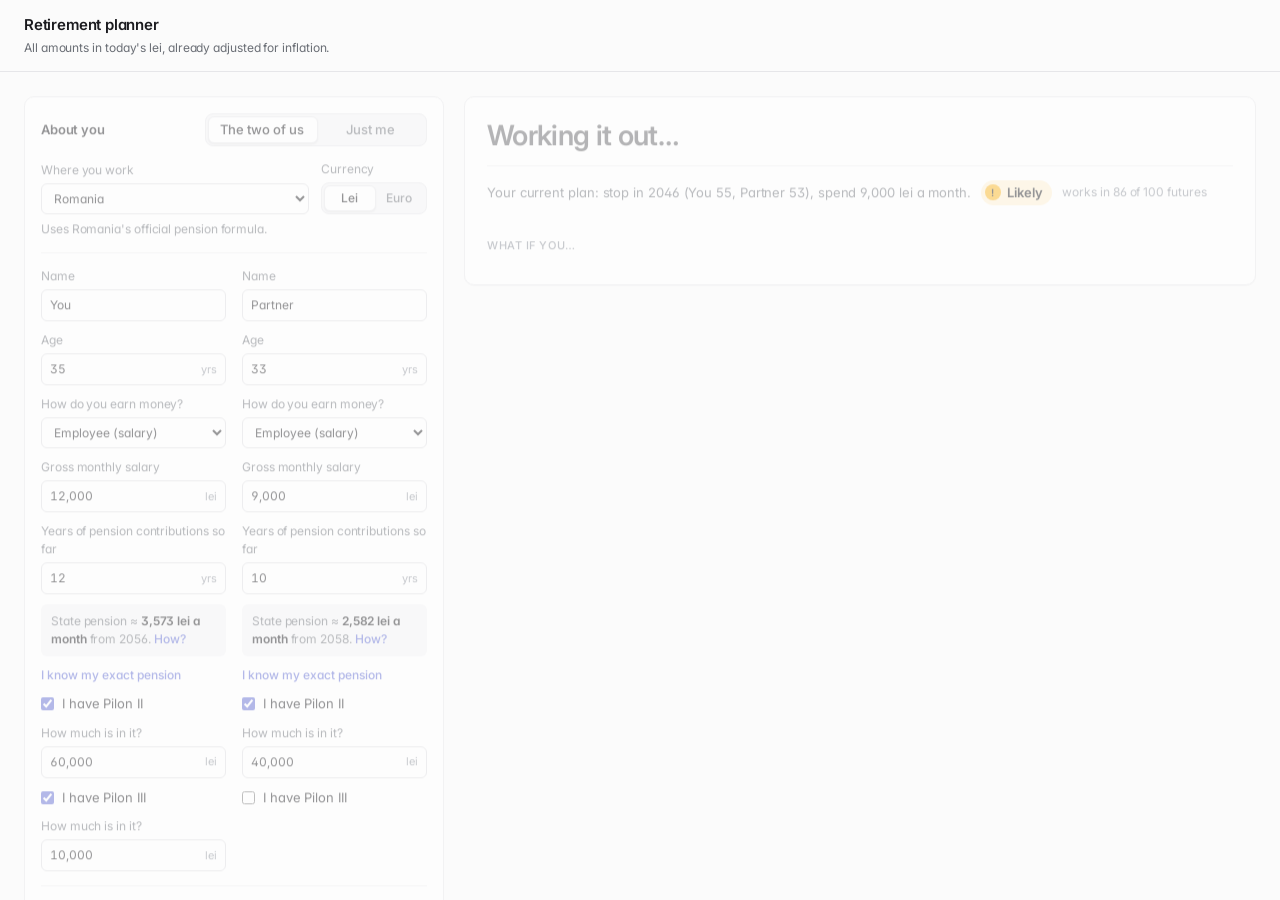
<file: index.html>
<!doctype html>
<html lang="en">
<head>
<meta charset="utf-8">
<meta name="viewport" content="width=device-width, initial-scale=1">
<title>Retirement planner</title>
<meta http-equiv="refresh" content="0; url=retirement/">
<link rel="canonical" href="retirement/">
</head>
<body><p><a href="retirement/">Open the retirement planner</a></p></body>
</html>
</file>
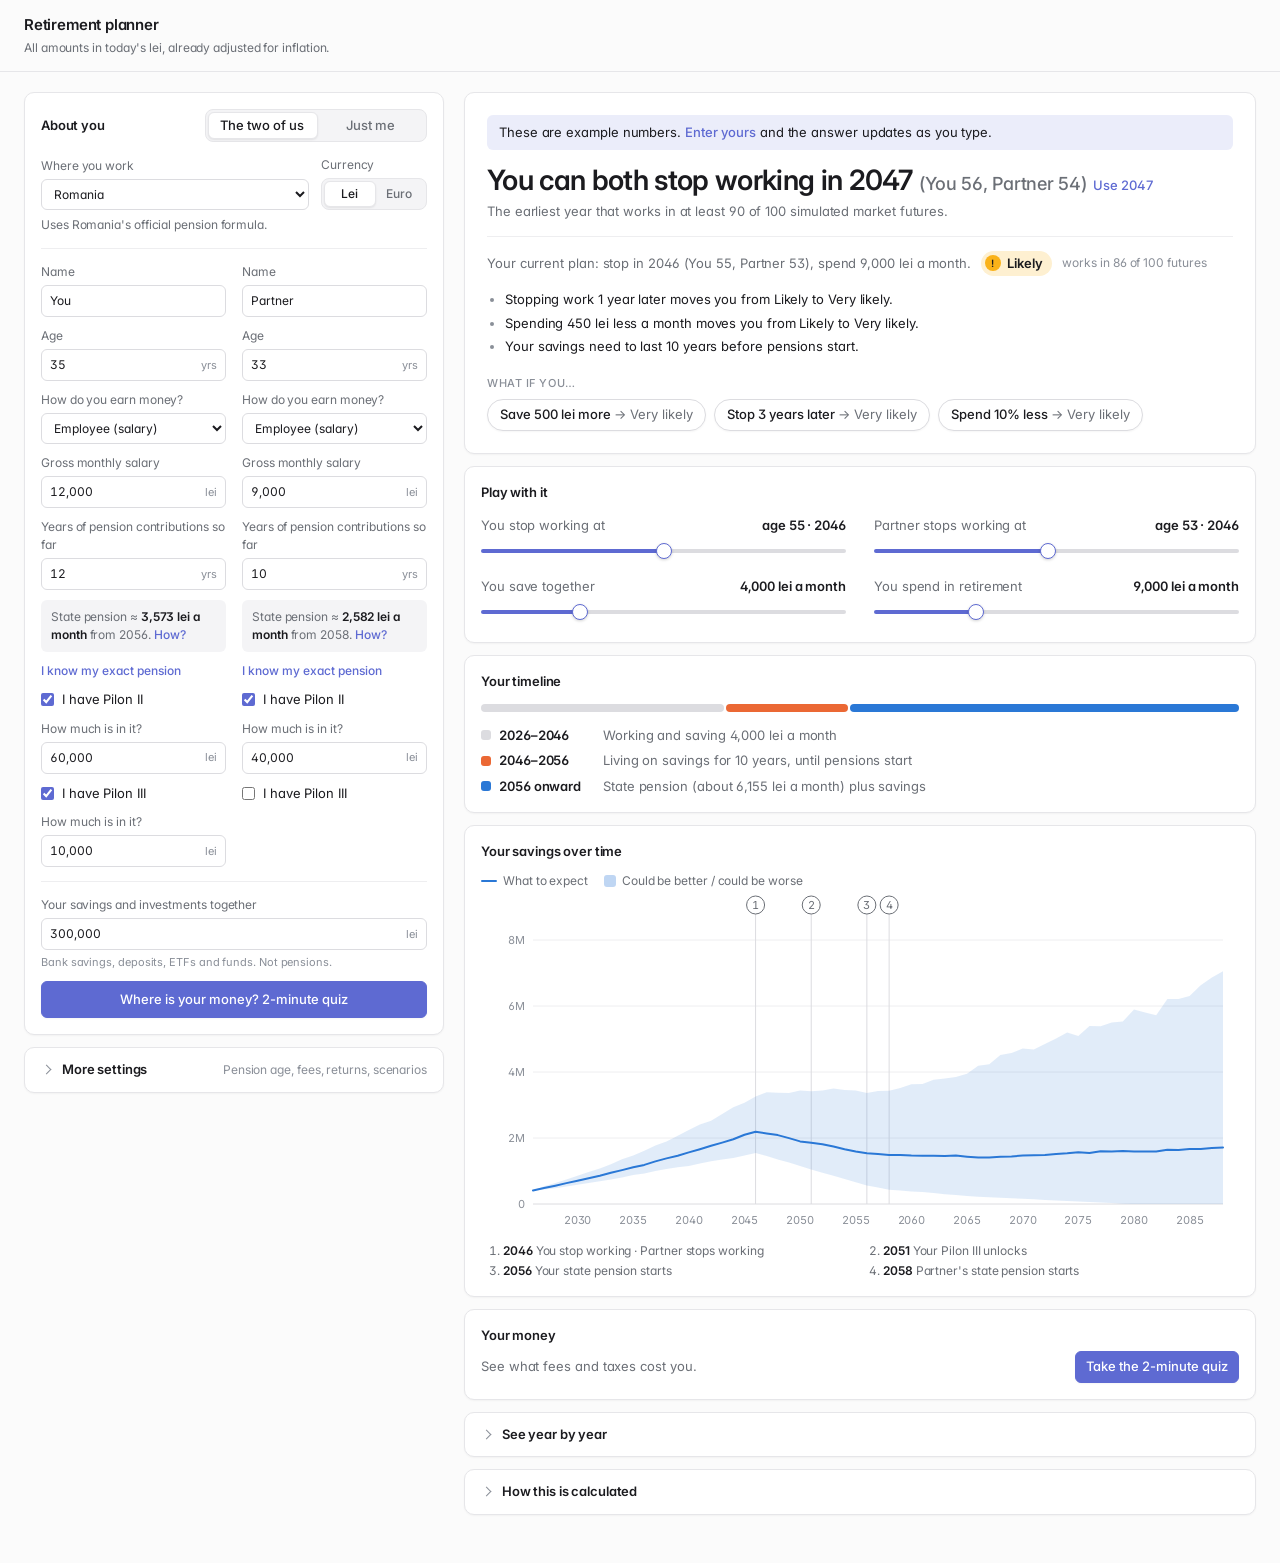
<file: retirement/index.html>
<!DOCTYPE html>
<html lang="en">
<head>
<meta charset="utf-8">
<meta name="viewport" content="width=device-width, initial-scale=1">
<title>Retirement planner</title>
<link rel="preconnect" href="https://fonts.googleapis.com">
<link rel="preconnect" href="https://fonts.gstatic.com" crossorigin>
<link rel="stylesheet" href="https://fonts.googleapis.com/css2?family=Inter:wght@400;500;600&display=swap">
<link rel="stylesheet" href="styles.css?v=8">
</head>
<body>
<header class="top">
  <div>
    <h1>Retirement planner</h1>
    <p class="sub" id="moneyNote"></p>
  </div>
</header>

<main class="layout">
  <form class="inputs" id="form" autocomplete="off" onsubmit="return false"></form>

  <section class="results">
    <div class="card answer" id="answer" aria-live="polite">
      <p class="example" id="example" hidden>These are example numbers. <button type="button" class="btn link" id="exampleGo">Enter yours</button> and the answer updates as you type.</p>
      <div class="headline" id="headline">Working it out…</div>
      <p class="headnote" id="headnote"></p>
      <div class="verdict" id="verdict"></div>
      <ul class="steps" id="steps"></ul>
      <p class="eyebrow">What if you…</p>
      <div class="whatif" id="whatif"></div>
    </div>

    <div class="card" id="playCard">
      <h2>Play with it</h2>
      <div class="play" id="play"></div>
    </div>

    <div class="card">
      <h2>Your timeline</h2>
      <div id="timeline"></div>
    </div>

    <div class="card">
      <h2>Your savings over time</h2>
      <div class="legend" id="wealthLegend"></div>
      <div class="chart" id="wealthChart"></div>
      <ol class="milestones" id="wealthMilestones"></ol>
    </div>

    <div class="card" id="moneyCard">
      <h2>Your money</h2>
      <div id="money"></div>
    </div>

    <details class="card" id="yearCard">
      <summary><h2>See year by year</h2></summary>
      <p class="note">What pays for each month once you have stopped working, if markets do about as expected.</p>
      <div class="legend" id="incomeLegend"></div>
      <div class="chart" id="incomeChart"></div>
      <div class="tablewrap" id="table"></div>
    </details>

    <details class="card">
      <summary><h2>How this is calculated</h2></summary>
      <ul class="notes" id="notes"></ul>
    </details>
  </section>
</main>

<div class="tip" id="tip" hidden></div>
<div class="quiz" id="quiz" role="dialog" aria-modal="true" hidden></div>
<script src="engine.js?v=8"></script>
<script src="quiz.js?v=8"></script>
<script src="app.js?v=8"></script>
</body>
</html>
</file>
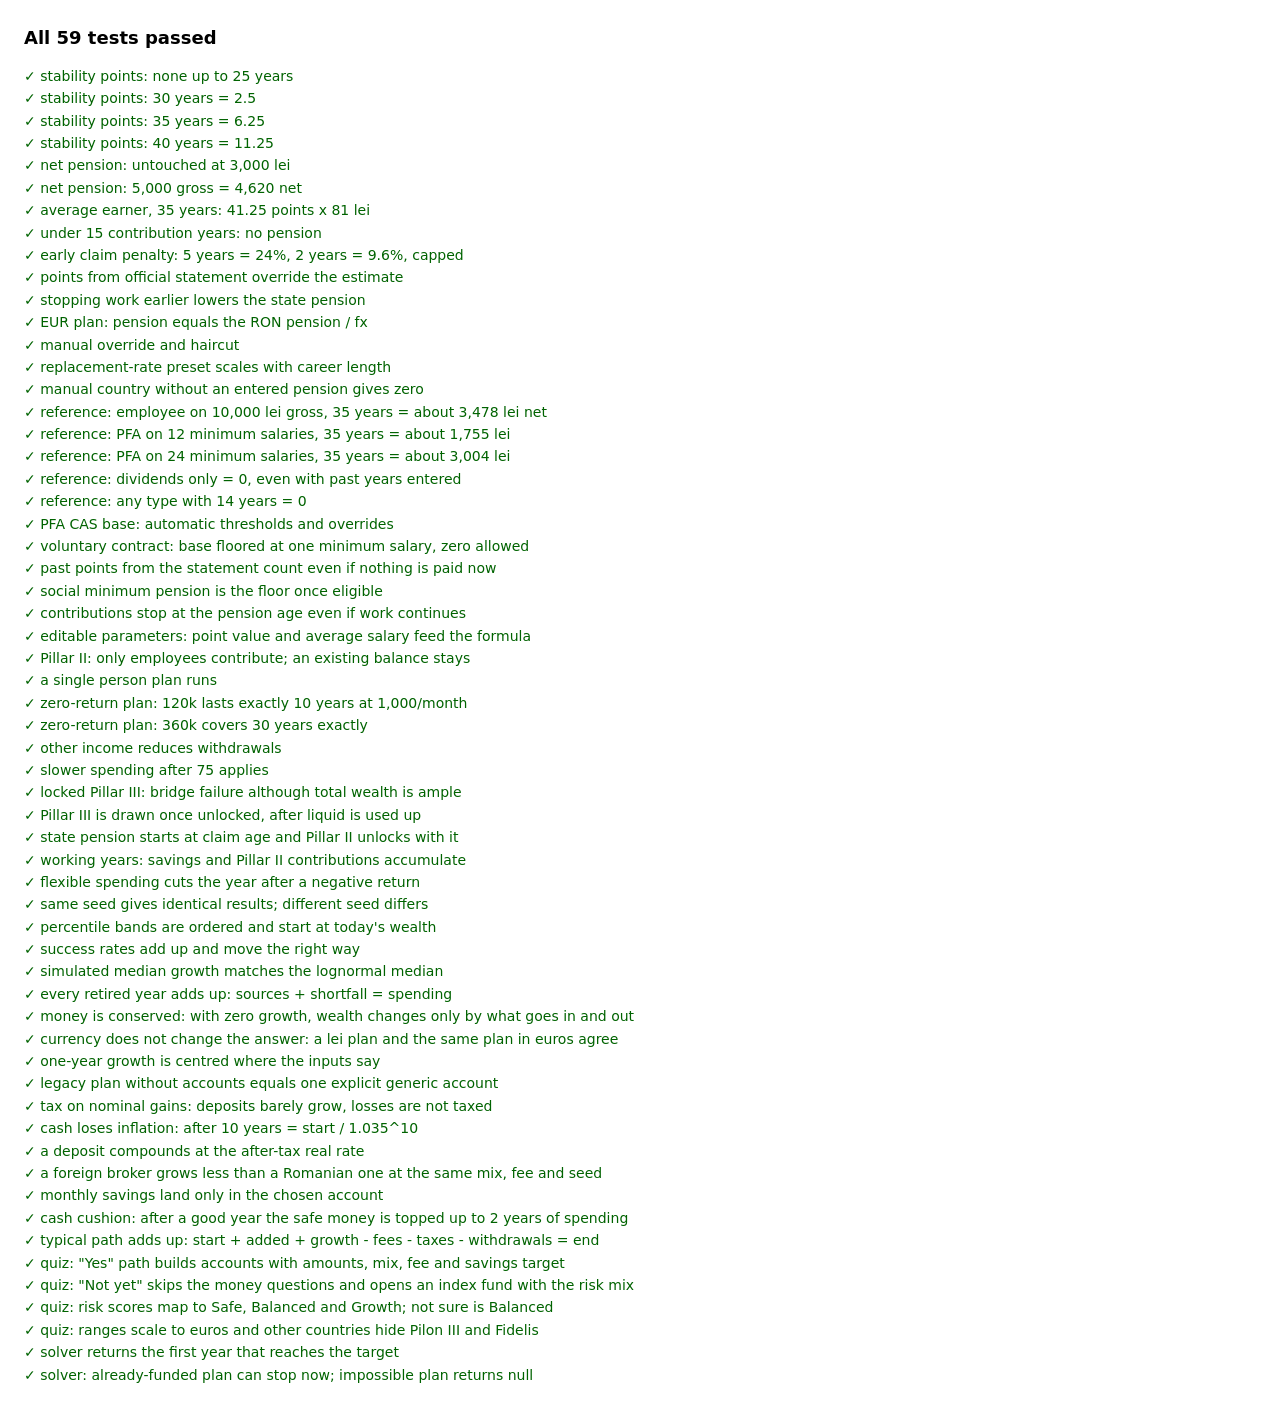
<file: retirement/tests.html>
<!DOCTYPE html>
<html lang="en">
<head>
<meta charset="utf-8">
<title>Retirement engine tests</title>
<style>
  body { font: 14px/1.6 system-ui, sans-serif; margin: 24px; }
  h1 { font-size: 18px; }
  .ok { color: #006300; }
  .bad { color: #d03b3b; font-weight: 600; }
</style>
</head>
<body>
<div id="out">Running…</div>
<script src="engine.js"></script>
<script src="quiz.js"></script>
<script src="tests.js"></script>
</body>
</html>
</file>
<file: retirement/styles.css>
:root {
  color-scheme: light;
  --page: #fbfbfb; --surface: #ffffff; --ink: #1b1b1f; --ink2: #6b6f76; --muted: #8a8f98;
  --grid: #eeeef0; --axis: #dcdce0; --border: #e6e6e9; --field: #ffffff; --hover: #f4f4f6;
  --accent: #5e6ad2; --accent-soft: rgba(94, 106, 210, .12);
  --shadow: 0 1px 2px rgba(0, 0, 0, .04);
  /* chart series (validated palette) and status colours */
  --s1: #2a78d6; --s2: #eb6834; --s3: #1baf7a; --s4: #eda100; --s5: #e87ba4;
  --good: #0ca30c; --warning: #fab219; --critical: #d03b3b;
  /* motion: quick, ease-out, transform and opacity only */
  --ease-out: cubic-bezier(.23, 1, .32, 1);
  --fast: 140ms; --base: 220ms;
}
@media (prefers-color-scheme: dark) {
  :root {
    color-scheme: dark;
    --page: #08090a; --surface: #101113; --ink: #f7f8f8; --ink2: #9499a1; --muted: #7d828a;
    --grid: #1e2023; --axis: #2c2e33; --border: rgba(255, 255, 255, .08); --field: #0c0d0e; --hover: #17181b;
    --accent: #7c85e3; --accent-soft: rgba(124, 133, 227, .16);
    --shadow: none;
    --s1: #3987e5; --s2: #d95926; --s3: #199e70; --s4: #c98500; --s5: #d55181;
  }
}
* { box-sizing: border-box; }
body {
  margin: 0; background: var(--page); color: var(--ink);
  font: 13px/1.5 "Inter", system-ui, -apple-system, "Segoe UI", sans-serif;
  font-feature-settings: "cv11", "ss01"; letter-spacing: -0.006em;
  -webkit-font-smoothing: antialiased; text-rendering: optimizeLegibility;
}
h1 { font-size: 15px; font-weight: 600; margin: 0; letter-spacing: -0.012em; }
h2 { font-size: 13px; font-weight: 600; margin: 0 0 2px; letter-spacing: -0.01em; }
h3 { font-size: 12px; font-weight: 600; margin: 0 0 8px; }
.sub, .note { color: var(--ink2); margin: 2px 0 0; font-size: 12px; }
.top { display: flex; justify-content: space-between; align-items: center; gap: 16px; padding: 14px 24px; flex-wrap: wrap; border-bottom: 1px solid var(--border); margin-bottom: 20px; }
.layout { display: grid; grid-template-columns: minmax(340px, 420px) minmax(0, 1fr); gap: 20px; padding: 0 24px 48px; align-items: start; max-width: 1360px; margin: 0 auto; }

.card { background: var(--surface); border: 1px solid var(--border); border-radius: 10px; padding: 16px; box-shadow: var(--shadow); }
.inputs, .results { display: grid; grid-template-columns: minmax(0, 1fr); gap: 12px; min-width: 0; }
details.card { padding: 12px 16px; interpolate-size: allow-keywords; }
details.card > summary { cursor: pointer; list-style: none; display: flex; align-items: center; gap: 8px; border-radius: 6px; user-select: none; }
details.card > summary::-webkit-details-marker { display: none; }
details.card > summary::before { content: ""; width: 6px; height: 6px; border-right: 1.5px solid var(--muted); border-bottom: 1.5px solid var(--muted); transform: rotate(-45deg); transition: transform var(--base) var(--ease-out); margin: 0 4px 0 2px; }
details.card[open] > summary::before { transform: rotate(45deg); }
details.card > summary h2 { margin: 0; transition: color var(--fast) ease; }
details.card[open] > summary { margin-bottom: 12px; }
details.card::details-content { block-size: 0; opacity: 0; overflow: clip; transition: block-size var(--base) var(--ease-out), opacity var(--base) var(--ease-out), content-visibility var(--base) allow-discrete; }
details.card[open]::details-content { block-size: auto; opacity: 1; }
details.card .note { margin: 0 0 10px; }
details.card .people + .note { margin: 10px 0 0; }

/* Fields */
.grid2 { display: grid; grid-template-columns: 1fr 1fr; gap: 10px 12px; }
.grid2.sep { align-items: end; }
.f { display: flex; flex-direction: column; gap: 4px; font-size: 12px; color: var(--ink2); min-width: 0; }
.f small { color: var(--muted); font-size: 11px; }
.inp { display: flex; align-items: center; background: var(--field); border: 1px solid var(--axis); border-radius: 6px; transition: border-color var(--fast) ease, box-shadow var(--fast) ease; }
.inp:focus-within { border-color: var(--accent); box-shadow: 0 0 0 3px var(--accent-soft); }
.inp input, .inp select { flex: 1; min-width: 0; border: 0; background: transparent; color: var(--ink); font: inherit; padding: 6px 8px; outline: none; font-variant-numeric: tabular-nums; }
.inp em { font-style: normal; color: var(--muted); padding-right: 8px; font-size: 11px; white-space: nowrap; }
.check { flex-direction: row; align-items: center; gap: 8px; font-size: 13px; color: var(--ink); grid-column: 1 / -1; cursor: pointer; }
.check input { accent-color: var(--accent); margin: 0; }
.wide { grid-column: 1 / -1; }
.sep { margin-top: 14px; padding-top: 14px; border-top: 1px solid var(--grid); }
.gap { margin-top: 10px; }
.people { display: grid; grid-template-columns: 1fr 1fr; gap: 16px; }
.people > div { display: grid; gap: 10px; align-content: start; min-width: 0; }
.people.one { grid-template-columns: 1fr; }
.people.one > div { grid-template-columns: 1fr 1fr; }
.people > div > .wide, .people > div > .check, .people > div > .explain { grid-column: 1 / -1; }
.explain { margin: 0; font-size: 12px; color: var(--ink2); background: var(--hover); border-radius: 6px; padding: 8px 10px; }
.explain b { color: var(--ink); font-weight: 600; }
.explain .btn.link { font-size: 12px; }
.explain .how { display: block; margin-top: 6px; }
/* Country and currency row at the top of About you */
.where { display: flex; gap: 12px; align-items: end; }
.where > .f.wide { flex: 1; }
.where .seg { align-self: start; }
.where-note { margin: 6px 0 14px !important; padding-bottom: 14px; border-bottom: 1px solid var(--grid); }
details.card > summary .sumnote { margin-left: auto; color: var(--muted); font-size: 12px; text-align: right; }
.cardhead { display: flex; justify-content: space-between; align-items: center; gap: 12px; margin-bottom: 14px; flex-wrap: wrap; }
.cardhead h2 { margin: 0; }
#adjust h3 { margin: 18px 0 8px; padding-top: 14px; border-top: 1px solid var(--grid); }
#adjust h3:first-of-type { border-top: 0; padding-top: 0; margin-top: 0; }

/* Buttons */
.btn { border: 1px solid var(--axis); background: var(--field); color: var(--ink); border-radius: 6px; padding: 5px 10px; font: inherit; font-weight: 500; cursor: pointer; box-shadow: var(--shadow); transition: transform var(--fast) var(--ease-out), background-color var(--fast) ease, border-color var(--fast) ease; }
.btn:active { transform: scale(.97); }
.btn:focus-visible, .seg button:focus-visible, summary:focus-visible { outline: 2px solid var(--accent); outline-offset: 2px; }
.btn.link { border: 0; background: none; box-shadow: none; padding: 0; color: var(--accent); font-weight: 500; }
.btn.link.wide { justify-self: start; font-size: 12px; text-align: left; }
#reset { justify-self: start; color: var(--ink2); font-size: 12px; }
.chip { border-radius: 999px; padding: 5px 12px; }
.chip span { color: var(--ink2); font-weight: 400; }
@media (hover: hover) {
  .btn:hover { background: var(--hover); border-color: var(--muted); }
  .btn.link:hover { background: none; text-decoration: underline; }
  details.card > summary:hover h2 { color: var(--accent); }
}
/* Segmented control with a sliding thumb */
.seg[hidden] { display: none; }
.seg { position: relative; display: inline-grid; grid-template-columns: 1fr 1fr; padding: 2px; background: var(--hover); border: 1px solid var(--border); border-radius: 8px; }
.seg::before { content: ""; position: absolute; top: 2px; bottom: 2px; left: 2px; width: calc(50% - 2px); border-radius: 6px; background: var(--surface); border: 1px solid var(--border); box-shadow: 0 1px 2px rgba(0, 0, 0, .08); transition: transform var(--base) var(--ease-out); }
.seg:has(button:last-child[aria-pressed="true"])::before { transform: translateX(100%); }
.seg button { position: relative; border: 0; background: transparent; color: var(--ink2); font: inherit; font-weight: 500; padding: 4px 12px; cursor: pointer; white-space: nowrap; transition: color var(--fast) ease; }
.seg button[aria-pressed="true"] { color: var(--ink); }
.row { display: flex; gap: 8px; align-items: center; }
.row .inp { flex: 1; }
.scen { list-style: none; margin: 10px 0 0; padding: 0; display: grid; gap: 6px; }
.scen li { display: flex; align-items: center; gap: 8px; }
.scen li span { flex: 1; overflow: hidden; text-overflow: ellipsis; white-space: nowrap; }

/* Answer */
.answer { padding: 22px; }
.headline { font-size: 28px; font-weight: 600; line-height: 1.15; letter-spacing: -0.024em; text-wrap: balance; }
.headline .who { color: var(--ink2); font-weight: 500; font-size: 18px; letter-spacing: -0.012em; white-space: nowrap; }
.headline .btn.link { font-size: 13px; letter-spacing: -0.006em; }
.headline, .steps, .whatif { transition: opacity var(--fast) ease; }
.stale .headline, .stale .steps, .stale .whatif { opacity: .5; }
.headline.swap { animation: swap 260ms var(--ease-out); }
.headnote { margin: 6px 0 0; color: var(--ink2); }
.example { margin: 0 0 14px; padding: 8px 12px; border-radius: 6px; background: var(--accent-soft); color: var(--ink); }
.example[hidden] { display: none; }
.verdict { display: flex; gap: 8px 10px; align-items: center; flex-wrap: wrap; margin-top: 14px; padding-top: 14px; border-top: 1px solid var(--grid); color: var(--ink2); }
.verdict .odds { color: var(--muted); font-size: 12px; }
.status { display: inline-flex; align-items: center; gap: 6px; font-weight: 600; color: var(--ink); padding: 3px 10px 3px 4px; border-radius: 999px; }
.status i { width: 16px; height: 16px; border-radius: 50%; display: inline-grid; place-items: center; color: #fff; font-style: normal; font-size: 10px; }
.status.good { background: color-mix(in srgb, var(--good) 14%, transparent); } .status.good i { background: var(--good); }
.status.warning { background: color-mix(in srgb, var(--warning) 20%, transparent); } .status.warning i { background: var(--warning); color: #1b1b1f; }
.status.critical { background: color-mix(in srgb, var(--critical) 14%, transparent); } .status.critical i { background: var(--critical); }
.status.pop { animation: pop 320ms var(--ease-out); }
.steps { margin: 14px 0 0; padding-left: 18px; display: grid; gap: 4px; }
.steps li::marker { color: var(--muted); }
.eyebrow { margin: 18px 0 8px; color: var(--muted); font-size: 11px; font-weight: 500; text-transform: uppercase; letter-spacing: .05em; }
.whatif { display: flex; flex-wrap: wrap; gap: 8px; }

/* Sliders */
.play { display: grid; grid-template-columns: repeat(auto-fit, minmax(260px, 1fr)); gap: 0 28px; }
.sl { display: block; margin-top: 12px; color: var(--ink2); }
.sl span { display: flex; justify-content: space-between; gap: 12px; }
.sl b { color: var(--ink); font-weight: 600; font-variant-numeric: tabular-nums; }
.sl input { -webkit-appearance: none; appearance: none; width: 100%; height: 18px; margin: 6px 0 0; background: transparent; cursor: pointer; }
.sl input::-webkit-slider-runnable-track { height: 4px; border-radius: 2px; background: linear-gradient(to right, var(--accent) var(--p, 0%), var(--axis) var(--p, 0%)); }
.sl input::-moz-range-track { height: 4px; border-radius: 2px; background: linear-gradient(to right, var(--accent) var(--p, 0%), var(--axis) var(--p, 0%)); }
.sl input::-webkit-slider-thumb { -webkit-appearance: none; width: 16px; height: 16px; margin-top: -6px; border-radius: 50%; background: var(--surface); border: 1.5px solid var(--accent); box-shadow: 0 1px 3px rgba(0, 0, 0, .18); transition: transform var(--fast) var(--ease-out), box-shadow var(--fast) ease; }
.sl input::-moz-range-thumb { width: 14px; height: 14px; border-radius: 50%; background: var(--surface); border: 1.5px solid var(--accent); box-shadow: 0 1px 3px rgba(0, 0, 0, .18); }
.sl input:active::-webkit-slider-thumb { transform: scale(1.15); box-shadow: 0 0 0 5px var(--accent-soft); }
.sl input:focus-visible { outline: none; }
.sl input:focus-visible::-webkit-slider-thumb { box-shadow: 0 0 0 4px var(--accent-soft); }

/* Timeline */
.tl { display: flex; height: 8px; margin: 12px 0 14px; }
.tl i { flex-basis: 0; min-width: 0; border-radius: 4px; transition: flex-grow 320ms var(--ease-out); }
.tl i.on { min-width: 6px; margin-right: 2px; }
.tl i.on:last-child { margin-right: 0; }
.tlrows { list-style: none; margin: 0; padding: 0; display: grid; gap: 6px; }
.tlrows li { display: grid; grid-template-columns: 10px 96px 1fr; gap: 8px; align-items: baseline; }
.tlrows .key { align-self: center; width: 10px; height: 10px; }
.tlrows b { font-weight: 600; font-variant-numeric: tabular-nums; }
.tlrows span { color: var(--ink2); }

/* Charts */
.legend { display: flex; flex-wrap: wrap; gap: 6px 16px; margin: 10px 0 4px; font-size: 12px; color: var(--ink2); }
.legend span { display: inline-flex; align-items: center; gap: 6px; }
.key { width: 12px; height: 12px; border-radius: 3px; display: inline-block; }
.key.line { height: 2px; width: 16px; border-radius: 1px; }
.chart { position: relative; }
.chart svg { display: block; width: 100%; height: auto; }
.chart text { font-size: 11px; fill: var(--muted); font-variant-numeric: tabular-nums; }
.chart .ms { fill: var(--ink2); }
.milestones { margin: 8px 0 0; padding-left: 22px; color: var(--ink2); font-size: 12px; display: grid; grid-template-columns: repeat(auto-fit, minmax(230px, 1fr)); gap: 2px 24px; }
.milestones b { color: var(--ink); font-weight: 600; }
.empty { color: var(--ink2); padding: 24px 0; }
.tip { position: fixed; z-index: 10; pointer-events: none; background: var(--surface); color: var(--ink); border: 1px solid var(--border); box-shadow: 0 8px 24px rgba(0, 0, 0, .14), 0 1px 2px rgba(0, 0, 0, .08); border-radius: 8px; padding: 8px 10px; font-size: 12px; min-width: 170px; animation: tipIn var(--fast) var(--ease-out); }
.tip b { display: block; margin-bottom: 2px; }
.tip .ages { color: var(--ink2); margin-bottom: 4px; }
.tip div.r { display: flex; justify-content: space-between; gap: 14px; align-items: center; }
.tip div.r span:first-child { display: inline-flex; align-items: center; gap: 6px; color: var(--ink2); }
.tip div.r span:last-child { font-variant-numeric: tabular-nums; }

.tablewrap { overflow-x: auto; }
#yearCard .tablewrap { margin-top: 16px; }
table { border-collapse: collapse; width: 100%; font-size: 12px; font-variant-numeric: tabular-nums; white-space: nowrap; }
th, td { text-align: right; padding: 6px 10px; border-bottom: 1px solid var(--grid); }
th { color: var(--ink2); font-weight: 500; position: sticky; top: 0; background: var(--surface); }
th:nth-child(-n+3), td:nth-child(-n+3) { text-align: left; }
td.short { color: var(--critical); font-weight: 600; }
@media (hover: hover) { tbody tr:hover td { background: var(--hover); } }
.notes { margin: 0; padding-left: 18px; color: var(--ink2); display: grid; gap: 6px; }

/* Motion */
@keyframes swap { from { opacity: 0; transform: translateY(6px); filter: blur(4px); } }
@keyframes pop { from { transform: scale(.9); opacity: .4; } }
@keyframes tipIn { from { opacity: 0; transform: scale(.97); } }
@keyframes rise { from { opacity: 0; transform: translateY(8px); } }
/* First paint only: cards settle in, staggered */
.intro .card { animation: rise 420ms var(--ease-out) backwards; }
.intro .results > :nth-child(2), .intro .inputs > :nth-child(2) { animation-delay: 50ms; }
.intro .results > :nth-child(3), .intro .inputs > :nth-child(3) { animation-delay: 100ms; }
.intro .results > :nth-child(n+4), .intro .inputs > :nth-child(n+4) { animation-delay: 150ms; }
@media (prefers-reduced-motion: reduce) {
  *, *::before, *::after { animation: none !important; transition: none !important; }
}

/* Primary button and pressed chips */
.btn.primary { background: var(--accent); border-color: var(--accent); color: #fff; }
.btn.primary.wide { justify-self: stretch; padding: 8px 12px; }
.chip[aria-pressed="true"] { border-color: var(--accent); background: var(--accent-soft); color: var(--ink); }
@media (hover: hover) { .btn.primary:hover { background: color-mix(in srgb, var(--accent) 88%, #000); border-color: transparent; } }

/* Accounts in About you */
.accsum { display: grid; gap: 8px; }
.acclist { list-style: none; margin: 0; padding: 0; display: grid; gap: 4px; }
.acclist li { display: flex; justify-content: space-between; gap: 12px; }
.acclist li span { color: var(--ink2); }
.acclist b { font-weight: 500; font-variant-numeric: tabular-nums; white-space: nowrap; }
.acclist li.tot { border-top: 1px solid var(--grid); padding-top: 6px; margin-top: 2px; }
.acclist li.tot span, .acclist li.tot b { color: var(--ink); font-weight: 600; }
.row.links { gap: 16px; flex-wrap: wrap; }
.row.links .btn.link { font-size: 12px; }
.confirm { background: var(--hover); border-radius: 6px; padding: 10px 12px; display: grid; gap: 8px; }
.confirm p { margin: 0; }

/* Account editor in More settings */
.accts { display: grid; gap: 10px; }
.acct { display: grid; grid-template-columns: repeat(3, minmax(0, 1fr)); gap: 8px 10px; padding: 10px; border: 1px solid var(--border); border-radius: 8px; }
.acct > .f.wide:first-child { grid-column: 1 / 3; }
.acct .del { align-self: end; justify-self: end; font-size: 12px; color: var(--ink2); }

/* Your money */
.moneytop { display: grid; grid-template-columns: 150px minmax(0, 1fr); gap: 20px; align-items: center; margin-top: 8px; }
.ring { width: 150px; height: 150px; display: block; }
.ring .arc { transition: opacity var(--fast) ease; cursor: default; }
.ring:hover .arc { opacity: .55; } .ring .arc:hover { opacity: 1; }
.ring .rt { font-size: 10px; fill: var(--muted); }
.ring .rv { font-size: 16px; font-weight: 600; fill: var(--ink); }
.ringlegend { list-style: none; margin: 0; padding: 0; display: grid; gap: 6px; max-width: 380px; }
.ringlegend li { display: grid; grid-template-columns: 12px minmax(0, 1fr) auto 40px; gap: 8px; align-items: center; }
.ringlegend span { color: var(--ink2); }
.ringlegend b { font-weight: 500; font-variant-numeric: tabular-nums; }
.ringlegend em { font-style: normal; color: var(--muted); text-align: right; font-variant-numeric: tabular-nums; }
.stats { display: grid; grid-template-columns: repeat(4, minmax(0, 1fr)); gap: 8px; }
.stats div { background: var(--hover); border-radius: 6px; padding: 8px 10px; display: grid; gap: 2px; min-width: 0; }
.stats span { color: var(--ink2); font-size: 12px; }
.stats b { font-size: 15px; font-weight: 600; font-variant-numeric: tabular-nums; overflow-wrap: anywhere; }
.facts { margin: 14px 0 0; padding-left: 18px; display: grid; gap: 6px; }
.facts li::marker { color: var(--muted); }
.moneyempty { display: flex; gap: 12px; align-items: center; justify-content: space-between; flex-wrap: wrap; margin-top: 6px; }
.moneyempty p { margin: 0; color: var(--ink2); }

/* Quiz: full-screen panel, one question at a time */
body.quiz-open { overflow: hidden; }
.quiz { position: fixed; inset: 0; z-index: 20; background: var(--page); display: grid; grid-template-rows: auto minmax(0, 1fr) auto; animation: rise 260ms var(--ease-out); }
.quiz[hidden] { display: none; }
.qtop { display: flex; align-items: center; gap: 16px; padding: 14px 24px; border-bottom: 1px solid var(--border); }
.qprog { flex: 1; height: 4px; border-radius: 2px; background: var(--axis); overflow: hidden; }
.qprog i { display: block; height: 100%; width: 0; background: var(--accent); border-radius: 2px; transition: width 320ms var(--ease-out); }
.qclose { font-size: 18px; line-height: 1; padding: 4px 10px; }
.qscroll { overflow-y: auto; }
.qbody { max-width: 640px; margin: 0 auto; padding: 32px 24px 24px; }
.qbody.in { animation: rise 260ms var(--ease-out); }
.qstep { margin: 0 0 6px; color: var(--muted); font-size: 12px; }
.qbody h2 { font-size: 22px; line-height: 1.25; letter-spacing: -0.02em; margin: 0; outline: none; }
.qhint { margin: 6px 0 0; color: var(--ink2); }
#qMain { margin-top: 20px; }
.qopts { display: grid; gap: 8px; }
.qopts.grid { grid-template-columns: repeat(2, minmax(0, 1fr)); }
.qopts.row { grid-template-columns: repeat(3, minmax(0, 1fr)); }
.qopts + .qopts, .qrows + .qopts, .qsl + .qopts, .qresult + .qopts { margin-top: 12px; }
.qcard { display: grid; gap: 2px; text-align: left; font: inherit; font-size: 14px; font-weight: 500; color: var(--ink); background: var(--surface); border: 1px solid var(--border);
  border-radius: 10px; padding: 14px 16px; cursor: pointer; box-shadow: var(--shadow); transition: border-color var(--fast) ease, background-color var(--fast) ease, transform var(--fast) var(--ease-out); }
.qcard small { color: var(--ink2); font-weight: 400; font-size: 12px; }
.qcard[aria-pressed="true"] { border-color: var(--accent); background: var(--accent-soft); box-shadow: inset 0 0 0 1px var(--accent); }
.qcard:active { transform: scale(.985); }
.qcard:focus-visible { outline: 2px solid var(--accent); outline-offset: 2px; }
.qcard.unsure { background: transparent; box-shadow: none; border-style: dashed; color: var(--ink2); font-weight: 400; }
@media (hover: hover) { .qcard:hover { border-color: var(--muted); } }
.qgroup + .qgroup { margin-top: 18px; }
.qgroup p { margin: 0 0 8px; font-weight: 500; }
.qrows { display: grid; gap: 16px; }
.qrow { display: grid; gap: 8px; }
.qchips { display: flex; flex-wrap: wrap; gap: 6px; }
.qrow .inp { max-width: 260px; }
.qsl { font-size: 14px; }
.qsl b { font-size: 18px; }
.qresult { margin-top: 18px; padding: 12px 14px; border-radius: 8px; background: var(--accent-soft); display: grid; gap: 4px; }
.qresult small { color: var(--ink2); }
.qmoney { margin-top: -8px; }
.qfoot { border-top: 1px solid var(--border); background: var(--surface); padding: 12px 24px; display: flex; align-items: center; justify-content: space-between; gap: 12px; flex-wrap: wrap; }
.qpreview { margin: 0; color: var(--ink2); transition: opacity var(--fast) ease; }
.qpreview b { color: var(--ink); font-size: 15px; }
.qpreview.stale { opacity: .5; }
.qnav { display: flex; gap: 8px; margin-left: auto; }
.qnav .btn { padding: 7px 16px; }
.qnav .btn:disabled { opacity: .4; cursor: default; }

/* Phone: answer and sliders first, then the form, then the charts */
@media (max-width: 900px) {
  .top { padding: 12px 16px; margin-bottom: 12px; }
  .layout { grid-template-columns: minmax(0, 1fr); padding: 0 16px 32px; gap: 12px; }
  .results { display: contents; }
  .results > * { order: 4; min-width: 0; }
  #answer { order: 1; }
  #playCard { order: 2; }
  .inputs { display: contents; }
  .inputs > * { order: 3; min-width: 0; }
  details.card > summary .sumnote { display: none; }
  .headline { font-size: 24px; }
  .moneytop { grid-template-columns: minmax(0, 1fr); gap: 14px; justify-items: center; }
  .ringlegend { width: 100%; max-width: none; }
  .stats { grid-template-columns: repeat(2, minmax(0, 1fr)); }
  .qtop, .qfoot { padding-left: 16px; padding-right: 16px; }
  .qbody { padding: 22px 16px 16px; }
  .qbody h2 { font-size: 19px; }
  .qopts.grid, .qopts.row { grid-template-columns: minmax(0, 1fr); }
  .qnav { width: 100%; }
  .qnav .btn { flex: 1; }
}
</file>
